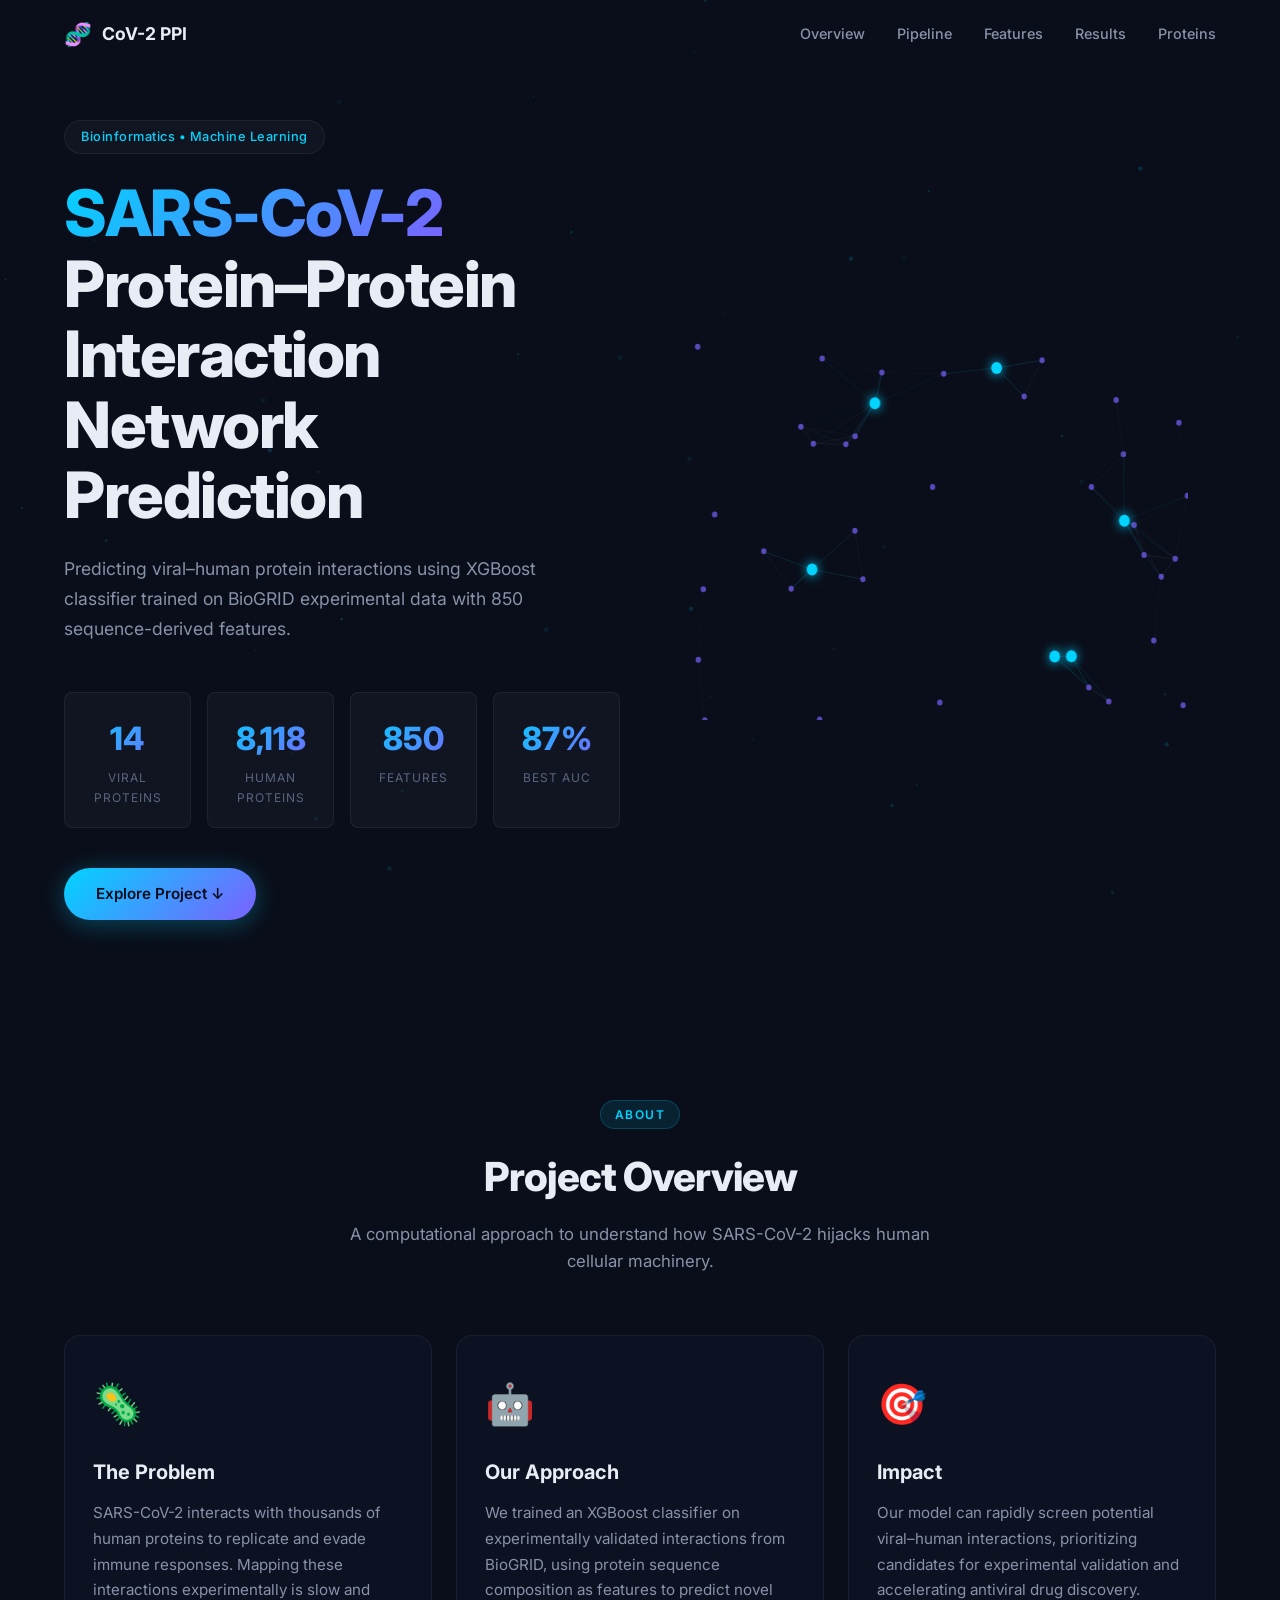
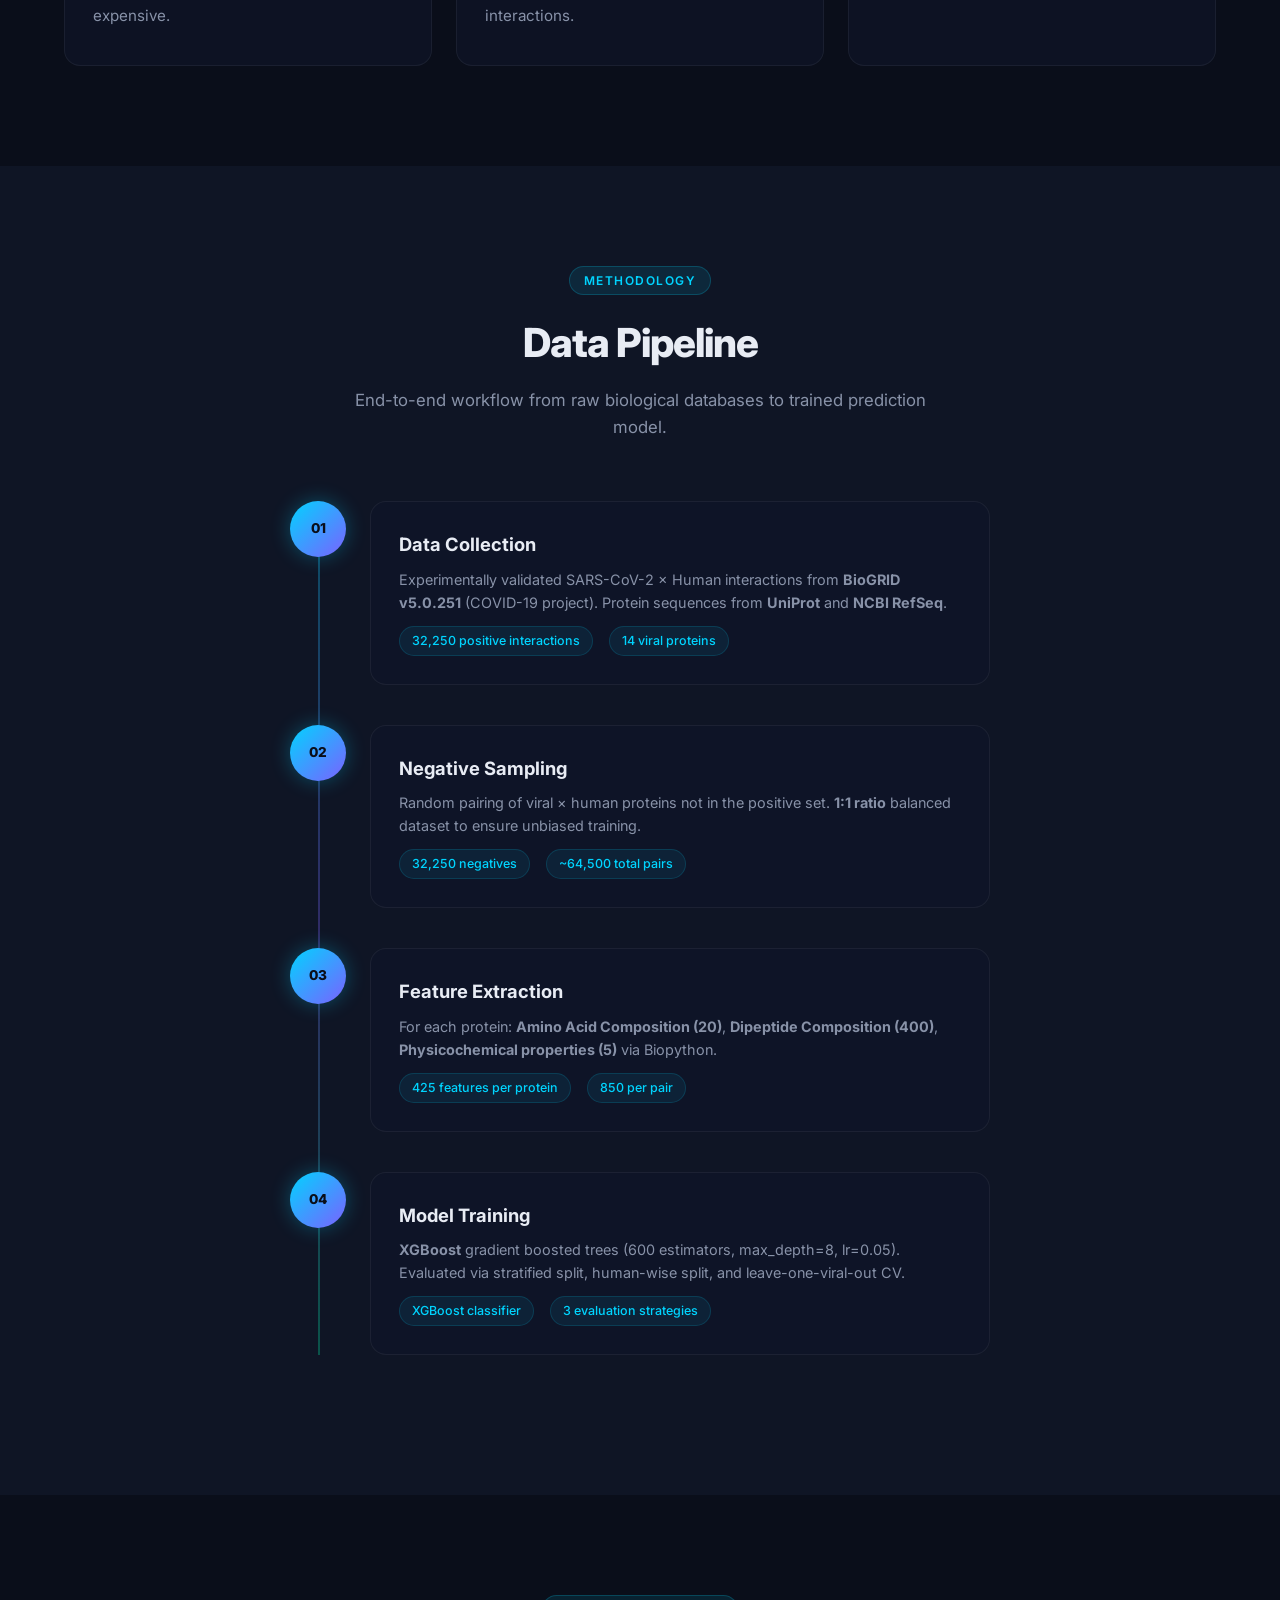
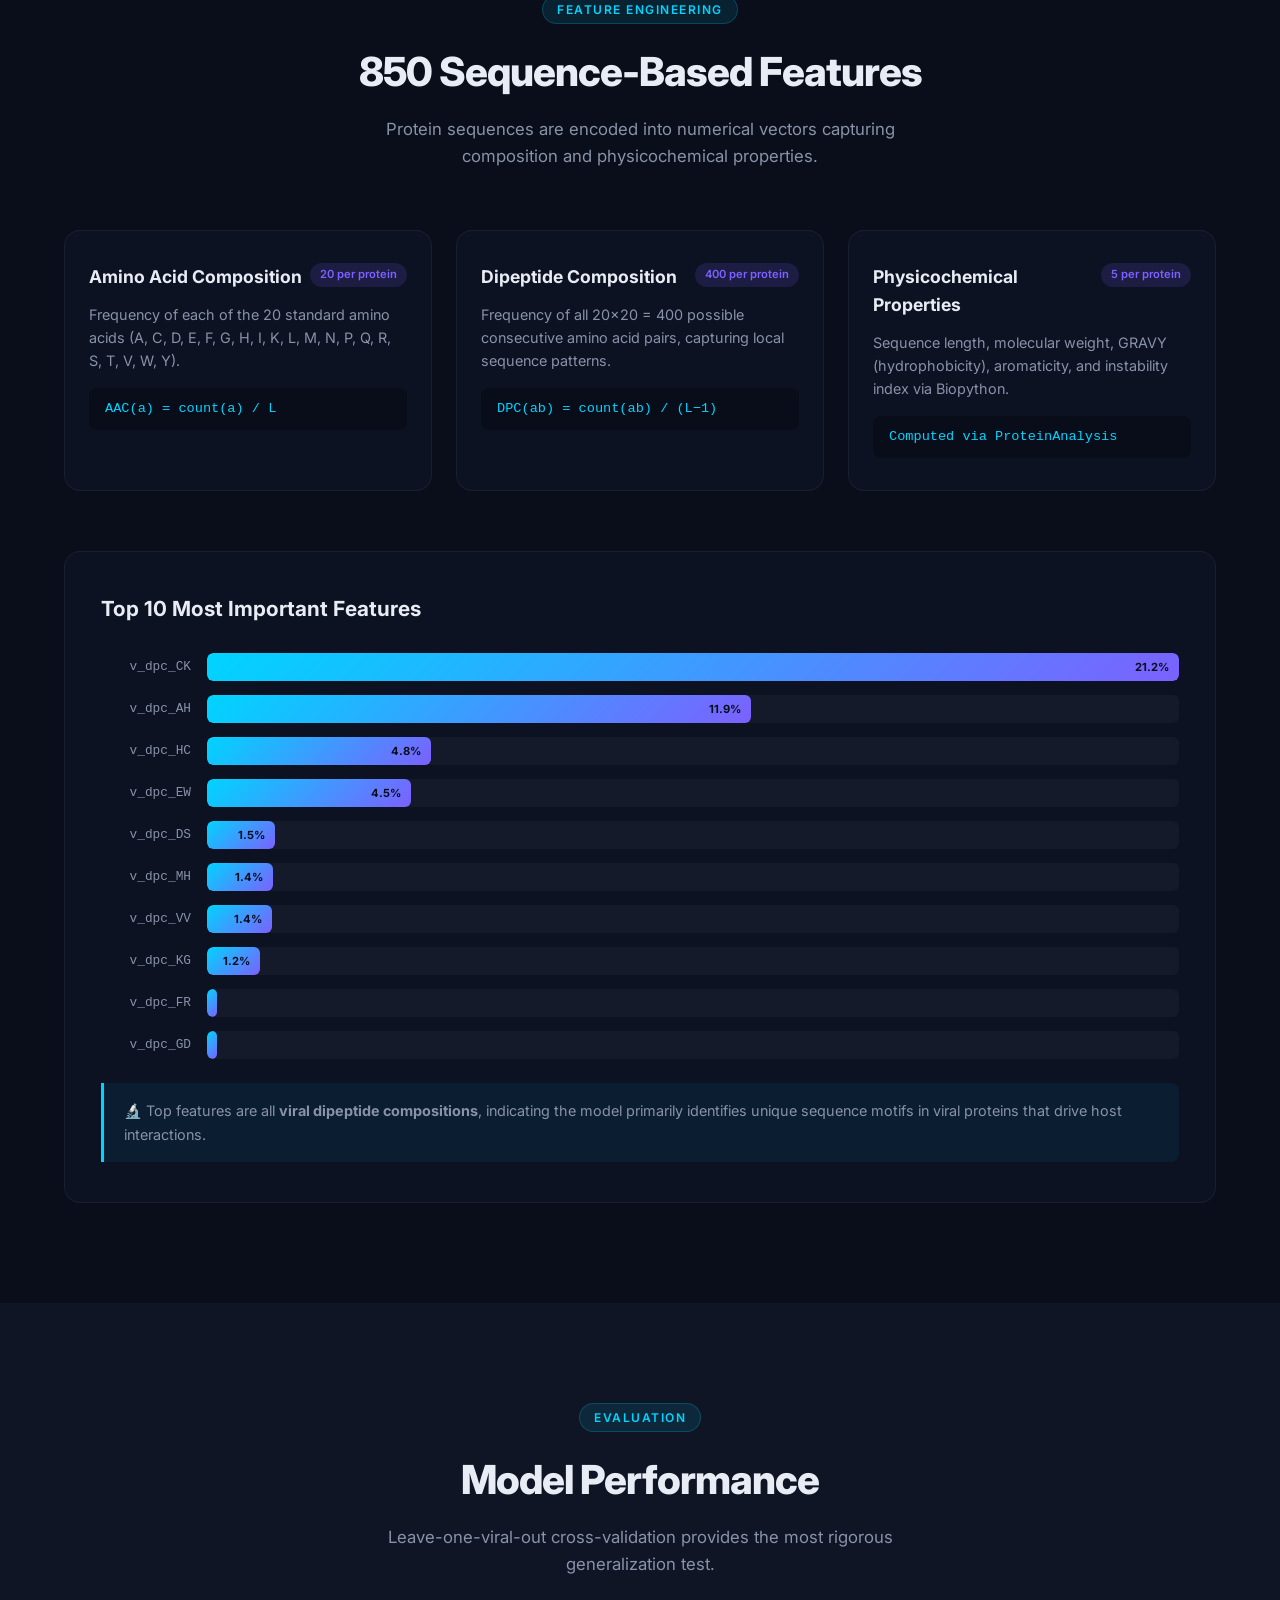
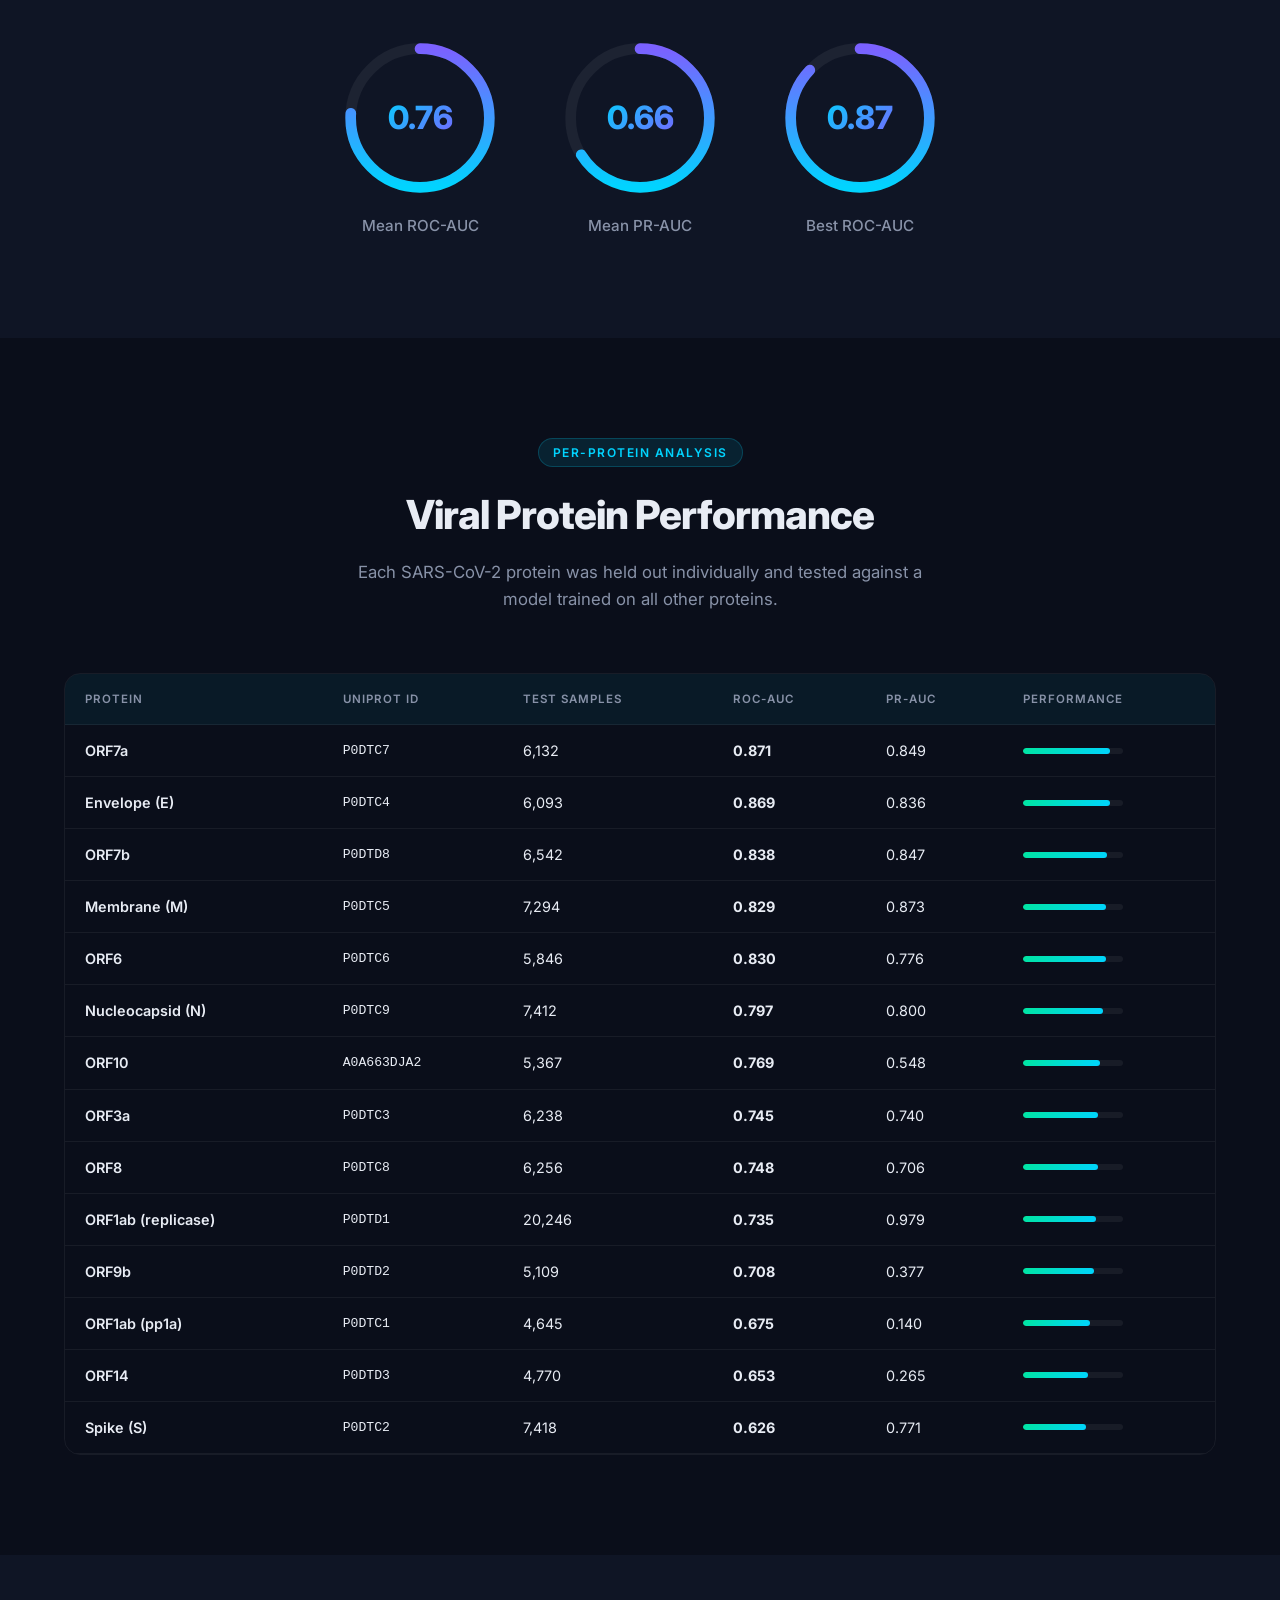
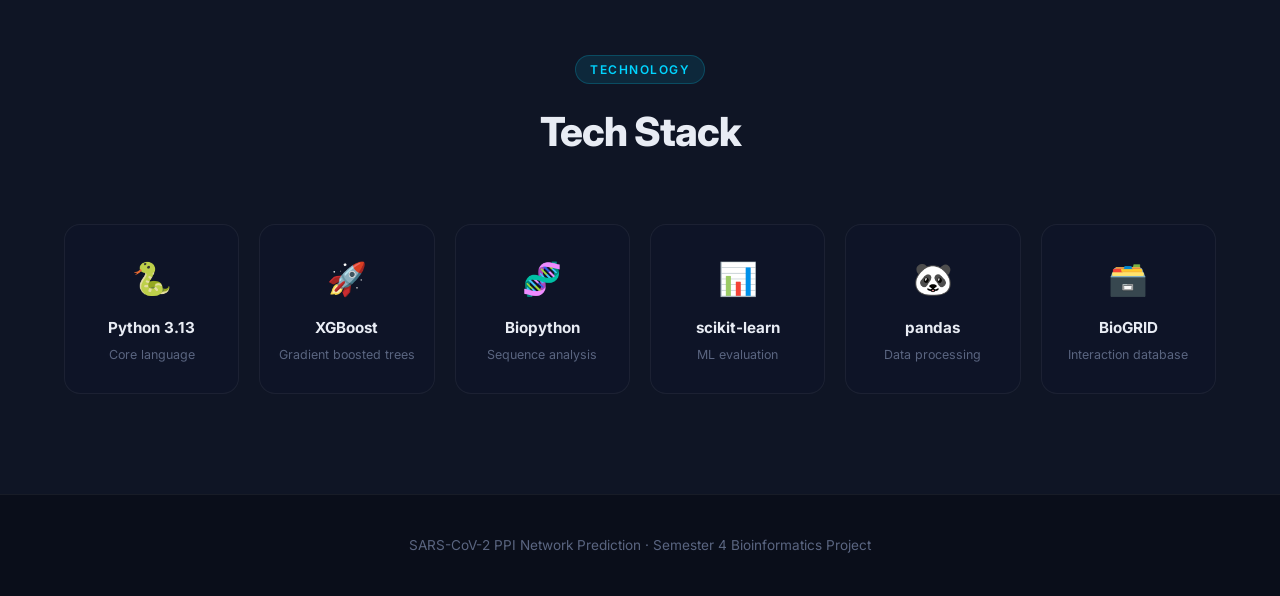
<file: website/index.html>
<!DOCTYPE html>
<html lang="en">
<head>
    <meta charset="UTF-8">
    <meta name="viewport" content="width=device-width, initial-scale=1.0">
    <title>SARS-CoV-2 PPI Network Prediction</title>
    <meta name="description" content="Machine learning prediction of SARS-CoV-2 protein-protein interactions with human host proteins using XGBoost and sequence-based features.">
    <link href="https://fonts.googleapis.com/css2?family=Inter:wght@300;400;500;600;700;800;900&display=swap" rel="stylesheet">
    <link rel="stylesheet" href="style.css">
</head>
<body>
    <!-- Animated Background -->
    <div class="bg-particles" id="particles"></div>

    <!-- Navigation -->
    <nav class="nav" id="nav">
        <div class="nav-container">
            <a href="#" class="nav-logo">
                <span class="logo-icon">🧬</span>
                <span>CoV-2 PPI</span>
            </a>
            <ul class="nav-links">
                <li><a href="#overview">Overview</a></li>
                <li><a href="#pipeline">Pipeline</a></li>
                <li><a href="#features">Features</a></li>
                <li><a href="#results">Results</a></li>
                <li><a href="#proteins">Proteins</a></li>
            </ul>
        </div>
    </nav>

    <!-- Hero Section -->
    <header class="hero" id="hero">
        <div class="hero-content">
            <div class="hero-badge">Bioinformatics • Machine Learning</div>
            <h1 class="hero-title">
                <span class="gradient-text">SARS-CoV-2</span>
                <br>Protein–Protein Interaction
                <br>Network Prediction
            </h1>
            <p class="hero-subtitle">
                Predicting viral–human protein interactions using XGBoost classifier 
                trained on BioGRID experimental data with 850 sequence-derived features.
            </p>
            <div class="hero-stats">
                <div class="stat-card">
                    <div class="stat-number" data-target="14">0</div>
                    <div class="stat-label">Viral Proteins</div>
                </div>
                <div class="stat-card">
                    <div class="stat-number" data-target="8118">0</div>
                    <div class="stat-label">Human Proteins</div>
                </div>
                <div class="stat-card">
                    <div class="stat-number" data-target="850">0</div>
                    <div class="stat-label">Features</div>
                </div>
                <div class="stat-card">
                    <div class="stat-number" data-target="87" data-suffix="%">0</div>
                    <div class="stat-label">Best AUC</div>
                </div>
            </div>
            <a href="#overview" class="hero-cta">Explore Project ↓</a>
        </div>
        <div class="hero-visual">
            <canvas id="networkCanvas"></canvas>
        </div>
    </header>

    <!-- Overview Section -->
    <section class="section" id="overview">
        <div class="container">
            <div class="section-header">
                <span class="section-tag">About</span>
                <h2>Project Overview</h2>
                <p class="section-desc">A computational approach to understand how SARS-CoV-2 hijacks human cellular machinery.</p>
            </div>
            <div class="overview-grid">
                <div class="overview-card">
                    <div class="card-icon">🦠</div>
                    <h3>The Problem</h3>
                    <p>SARS-CoV-2 interacts with thousands of human proteins to replicate and evade immune responses. Mapping these interactions experimentally is slow and expensive.</p>
                </div>
                <div class="overview-card">
                    <div class="card-icon">🤖</div>
                    <h3>Our Approach</h3>
                    <p>We trained an XGBoost classifier on experimentally validated interactions from BioGRID, using protein sequence composition as features to predict novel interactions.</p>
                </div>
                <div class="overview-card">
                    <div class="card-icon">🎯</div>
                    <h3>Impact</h3>
                    <p>Our model can rapidly screen potential viral–human interactions, prioritizing candidates for experimental validation and accelerating antiviral drug discovery.</p>
                </div>
            </div>
        </div>
    </section>

    <!-- Pipeline Section -->
    <section class="section section-dark" id="pipeline">
        <div class="container">
            <div class="section-header">
                <span class="section-tag">Methodology</span>
                <h2>Data Pipeline</h2>
                <p class="section-desc">End-to-end workflow from raw biological databases to trained prediction model.</p>
            </div>
            <div class="pipeline-container">
                <div class="pipeline-step" data-step="1">
                    <div class="step-number">01</div>
                    <div class="step-content">
                        <h3>Data Collection</h3>
                        <p>Experimentally validated SARS-CoV-2 × Human interactions from <strong>BioGRID v5.0.251</strong> (COVID-19 project). Protein sequences from <strong>UniProt</strong> and <strong>NCBI RefSeq</strong>.</p>
                        <div class="step-stats">
                            <span>32,250 positive interactions</span>
                            <span>14 viral proteins</span>
                        </div>
                    </div>
                </div>
                <div class="pipeline-step" data-step="2">
                    <div class="step-number">02</div>
                    <div class="step-content">
                        <h3>Negative Sampling</h3>
                        <p>Random pairing of viral × human proteins not in the positive set. <strong>1:1 ratio</strong> balanced dataset to ensure unbiased training.</p>
                        <div class="step-stats">
                            <span>32,250 negatives</span>
                            <span>~64,500 total pairs</span>
                        </div>
                    </div>
                </div>
                <div class="pipeline-step" data-step="3">
                    <div class="step-number">03</div>
                    <div class="step-content">
                        <h3>Feature Extraction</h3>
                        <p>For each protein: <strong>Amino Acid Composition (20)</strong>, <strong>Dipeptide Composition (400)</strong>, <strong>Physicochemical properties (5)</strong> via Biopython.</p>
                        <div class="step-stats">
                            <span>425 features per protein</span>
                            <span>850 per pair</span>
                        </div>
                    </div>
                </div>
                <div class="pipeline-step" data-step="4">
                    <div class="step-number">04</div>
                    <div class="step-content">
                        <h3>Model Training</h3>
                        <p><strong>XGBoost</strong> gradient boosted trees (600 estimators, max_depth=8, lr=0.05). Evaluated via stratified split, human-wise split, and leave-one-viral-out CV.</p>
                        <div class="step-stats">
                            <span>XGBoost classifier</span>
                            <span>3 evaluation strategies</span>
                        </div>
                    </div>
                </div>
            </div>
        </div>
    </section>

    <!-- Features Section -->
    <section class="section" id="features">
        <div class="container">
            <div class="section-header">
                <span class="section-tag">Feature Engineering</span>
                <h2>850 Sequence-Based Features</h2>
                <p class="section-desc">Protein sequences are encoded into numerical vectors capturing composition and physicochemical properties.</p>
            </div>
            <div class="features-grid">
                <div class="feature-block">
                    <div class="feature-header">
                        <h3>Amino Acid Composition</h3>
                        <span class="feature-count">20 per protein</span>
                    </div>
                    <p>Frequency of each of the 20 standard amino acids (A, C, D, E, F, G, H, I, K, L, M, N, P, Q, R, S, T, V, W, Y).</p>
                    <div class="feature-formula">AAC(a) = count(a) / L</div>
                </div>
                <div class="feature-block">
                    <div class="feature-header">
                        <h3>Dipeptide Composition</h3>
                        <span class="feature-count">400 per protein</span>
                    </div>
                    <p>Frequency of all 20×20 = 400 possible consecutive amino acid pairs, capturing local sequence patterns.</p>
                    <div class="feature-formula">DPC(ab) = count(ab) / (L−1)</div>
                </div>
                <div class="feature-block">
                    <div class="feature-header">
                        <h3>Physicochemical Properties</h3>
                        <span class="feature-count">5 per protein</span>
                    </div>
                    <p>Sequence length, molecular weight, GRAVY (hydrophobicity), aromaticity, and instability index via Biopython.</p>
                    <div class="feature-formula">Computed via ProteinAnalysis</div>
                </div>
            </div>
            <div class="feature-importance-section">
                <h3>Top 10 Most Important Features</h3>
                <div class="importance-chart" id="importanceChart">
                    <div class="bar-row">
                        <span class="bar-label">v_dpc_CK</span>
                        <div class="bar-track"><div class="bar-fill" style="--width: 100%" data-value="21.2%"></div></div>
                    </div>
                    <div class="bar-row">
                        <span class="bar-label">v_dpc_AH</span>
                        <div class="bar-track"><div class="bar-fill" style="--width: 56%" data-value="11.9%"></div></div>
                    </div>
                    <div class="bar-row">
                        <span class="bar-label">v_dpc_HC</span>
                        <div class="bar-track"><div class="bar-fill" style="--width: 23%" data-value="4.8%"></div></div>
                    </div>
                    <div class="bar-row">
                        <span class="bar-label">v_dpc_EW</span>
                        <div class="bar-track"><div class="bar-fill" style="--width: 21%" data-value="4.5%"></div></div>
                    </div>
                    <div class="bar-row">
                        <span class="bar-label">v_dpc_DS</span>
                        <div class="bar-track"><div class="bar-fill" style="--width: 7%" data-value="1.5%"></div></div>
                    </div>
                    <div class="bar-row">
                        <span class="bar-label">v_dpc_MH</span>
                        <div class="bar-track"><div class="bar-fill" style="--width: 6.8%" data-value="1.4%"></div></div>
                    </div>
                    <div class="bar-row">
                        <span class="bar-label">v_dpc_VV</span>
                        <div class="bar-track"><div class="bar-fill" style="--width: 6.7%" data-value="1.4%"></div></div>
                    </div>
                    <div class="bar-row">
                        <span class="bar-label">v_dpc_KG</span>
                        <div class="bar-track"><div class="bar-fill" style="--width: 5.5%" data-value="1.2%"></div></div>
                    </div>
                    <div class="bar-row">
                        <span class="bar-label">v_dpc_FR</span>
                        <div class="bar-track"><div class="bar-fill" style="--width: 4.1%" data-value="0.9%"></div></div>
                    </div>
                    <div class="bar-row">
                        <span class="bar-label">v_dpc_GD</span>
                        <div class="bar-track"><div class="bar-fill" style="--width: 3.1%" data-value="0.7%"></div></div>
                    </div>
                </div>
                <p class="importance-note">🔬 Top features are all <strong>viral dipeptide compositions</strong>, indicating the model primarily identifies unique sequence motifs in viral proteins that drive host interactions.</p>
            </div>
        </div>
    </section>

    <!-- Results Section -->
    <section class="section section-dark" id="results">
        <div class="container">
            <div class="section-header">
                <span class="section-tag">Evaluation</span>
                <h2>Model Performance</h2>
                <p class="section-desc">Leave-one-viral-out cross-validation provides the most rigorous generalization test.</p>
            </div>
            <div class="results-metrics">
                <div class="metric-card">
                    <div class="metric-ring" data-value="76">
                        <svg viewBox="0 0 120 120">
                            <circle cx="60" cy="60" r="52" class="ring-bg"/>
                            <circle cx="60" cy="60" r="52" class="ring-fill" style="--progress: 76"/>
                        </svg>
                        <div class="metric-value">0.76</div>
                    </div>
                    <div class="metric-label">Mean ROC-AUC</div>
                </div>
                <div class="metric-card">
                    <div class="metric-ring" data-value="66">
                        <svg viewBox="0 0 120 120">
                            <circle cx="60" cy="60" r="52" class="ring-bg"/>
                            <circle cx="60" cy="60" r="52" class="ring-fill" style="--progress: 66"/>
                        </svg>
                        <div class="metric-value">0.66</div>
                    </div>
                    <div class="metric-label">Mean PR-AUC</div>
                </div>
                <div class="metric-card">
                    <div class="metric-ring" data-value="87">
                        <svg viewBox="0 0 120 120">
                            <circle cx="60" cy="60" r="52" class="ring-bg"/>
                            <circle cx="60" cy="60" r="52" class="ring-fill" style="--progress: 87"/>
                        </svg>
                        <div class="metric-value">0.87</div>
                    </div>
                    <div class="metric-label">Best ROC-AUC</div>
                </div>
            </div>
        </div>
    </section>

    <!-- Viral Proteins Section -->
    <section class="section" id="proteins">
        <div class="container">
            <div class="section-header">
                <span class="section-tag">Per-Protein Analysis</span>
                <h2>Viral Protein Performance</h2>
                <p class="section-desc">Each SARS-CoV-2 protein was held out individually and tested against a model trained on all other proteins.</p>
            </div>
            <div class="protein-table-wrapper">
                <table class="protein-table">
                    <thead>
                        <tr>
                            <th>Protein</th>
                            <th>UniProt ID</th>
                            <th>Test Samples</th>
                            <th>ROC-AUC</th>
                            <th>PR-AUC</th>
                            <th>Performance</th>
                        </tr>
                    </thead>
                    <tbody>
                        <tr>
                            <td><span class="protein-name">ORF7a</span></td>
                            <td class="mono">P0DTC7</td>
                            <td>6,132</td>
                            <td class="auc-high">0.871</td>
                            <td>0.849</td>
                            <td><div class="perf-bar"><div class="perf-fill" style="width: 87%"></div></div></td>
                        </tr>
                        <tr>
                            <td><span class="protein-name">Envelope (E)</span></td>
                            <td class="mono">P0DTC4</td>
                            <td>6,093</td>
                            <td class="auc-high">0.869</td>
                            <td>0.836</td>
                            <td><div class="perf-bar"><div class="perf-fill" style="width: 87%"></div></div></td>
                        </tr>
                        <tr>
                            <td><span class="protein-name">ORF7b</span></td>
                            <td class="mono">P0DTD8</td>
                            <td>6,542</td>
                            <td class="auc-high">0.838</td>
                            <td>0.847</td>
                            <td><div class="perf-bar"><div class="perf-fill" style="width: 84%"></div></div></td>
                        </tr>
                        <tr>
                            <td><span class="protein-name">Membrane (M)</span></td>
                            <td class="mono">P0DTC5</td>
                            <td>7,294</td>
                            <td class="auc-high">0.829</td>
                            <td>0.873</td>
                            <td><div class="perf-bar"><div class="perf-fill" style="width: 83%"></div></div></td>
                        </tr>
                        <tr>
                            <td><span class="protein-name">ORF6</span></td>
                            <td class="mono">P0DTC6</td>
                            <td>5,846</td>
                            <td class="auc-high">0.830</td>
                            <td>0.776</td>
                            <td><div class="perf-bar"><div class="perf-fill" style="width: 83%"></div></div></td>
                        </tr>
                        <tr>
                            <td><span class="protein-name">Nucleocapsid (N)</span></td>
                            <td class="mono">P0DTC9</td>
                            <td>7,412</td>
                            <td class="auc-mid">0.797</td>
                            <td>0.800</td>
                            <td><div class="perf-bar"><div class="perf-fill" style="width: 80%"></div></div></td>
                        </tr>
                        <tr>
                            <td><span class="protein-name">ORF10</span></td>
                            <td class="mono">A0A663DJA2</td>
                            <td>5,367</td>
                            <td class="auc-mid">0.769</td>
                            <td>0.548</td>
                            <td><div class="perf-bar"><div class="perf-fill" style="width: 77%"></div></div></td>
                        </tr>
                        <tr>
                            <td><span class="protein-name">ORF3a</span></td>
                            <td class="mono">P0DTC3</td>
                            <td>6,238</td>
                            <td class="auc-mid">0.745</td>
                            <td>0.740</td>
                            <td><div class="perf-bar"><div class="perf-fill" style="width: 75%"></div></div></td>
                        </tr>
                        <tr>
                            <td><span class="protein-name">ORF8</span></td>
                            <td class="mono">P0DTC8</td>
                            <td>6,256</td>
                            <td class="auc-mid">0.748</td>
                            <td>0.706</td>
                            <td><div class="perf-bar"><div class="perf-fill" style="width: 75%"></div></div></td>
                        </tr>
                        <tr>
                            <td><span class="protein-name">ORF1ab (replicase)</span></td>
                            <td class="mono">P0DTD1</td>
                            <td>20,246</td>
                            <td class="auc-mid">0.735</td>
                            <td>0.979</td>
                            <td><div class="perf-bar"><div class="perf-fill" style="width: 73%"></div></div></td>
                        </tr>
                        <tr>
                            <td><span class="protein-name">ORF9b</span></td>
                            <td class="mono">P0DTD2</td>
                            <td>5,109</td>
                            <td class="auc-low">0.708</td>
                            <td>0.377</td>
                            <td><div class="perf-bar"><div class="perf-fill" style="width: 71%"></div></div></td>
                        </tr>
                        <tr>
                            <td><span class="protein-name">ORF1ab (pp1a)</span></td>
                            <td class="mono">P0DTC1</td>
                            <td>4,645</td>
                            <td class="auc-low">0.675</td>
                            <td>0.140</td>
                            <td><div class="perf-bar"><div class="perf-fill" style="width: 67%"></div></div></td>
                        </tr>
                        <tr>
                            <td><span class="protein-name">ORF14</span></td>
                            <td class="mono">P0DTD3</td>
                            <td>4,770</td>
                            <td class="auc-low">0.653</td>
                            <td>0.265</td>
                            <td><div class="perf-bar"><div class="perf-fill" style="width: 65%"></div></div></td>
                        </tr>
                        <tr>
                            <td><span class="protein-name">Spike (S)</span></td>
                            <td class="mono">P0DTC2</td>
                            <td>7,418</td>
                            <td class="auc-low">0.626</td>
                            <td>0.771</td>
                            <td><div class="perf-bar"><div class="perf-fill" style="width: 63%"></div></div></td>
                        </tr>
                    </tbody>
                </table>
            </div>
        </div>
    </section>

    <!-- Tech Stack -->
    <section class="section section-dark" id="tech">
        <div class="container">
            <div class="section-header">
                <span class="section-tag">Technology</span>
                <h2>Tech Stack</h2>
            </div>
            <div class="tech-grid">
                <div class="tech-card">
                    <div class="tech-icon">🐍</div>
                    <h4>Python 3.13</h4>
                    <p>Core language</p>
                </div>
                <div class="tech-card">
                    <div class="tech-icon">🚀</div>
                    <h4>XGBoost</h4>
                    <p>Gradient boosted trees</p>
                </div>
                <div class="tech-card">
                    <div class="tech-icon">🧬</div>
                    <h4>Biopython</h4>
                    <p>Sequence analysis</p>
                </div>
                <div class="tech-card">
                    <div class="tech-icon">📊</div>
                    <h4>scikit-learn</h4>
                    <p>ML evaluation</p>
                </div>
                <div class="tech-card">
                    <div class="tech-icon">🐼</div>
                    <h4>pandas</h4>
                    <p>Data processing</p>
                </div>
                <div class="tech-card">
                    <div class="tech-icon">🗃️</div>
                    <h4>BioGRID</h4>
                    <p>Interaction database</p>
                </div>
            </div>
        </div>
    </section>

    <!-- Footer -->
    <footer class="footer">
        <div class="container">
            <p>SARS-CoV-2 PPI Network Prediction · Semester 4 Bioinformatics Project</p>
        </div>
    </footer>

    <script src="script.js"></script>
</body>
</html>
</file>
<file: website/style.css>
/* ===========================
   RESET & BASE
   =========================== */
*, *::before, *::after {
    margin: 0;
    padding: 0;
    box-sizing: border-box;
}

:root {
    --bg-primary: #0a0e1a;
    --bg-secondary: #0f1525;
    --bg-card: rgba(15, 21, 40, 0.7);
    --bg-card-hover: rgba(20, 30, 60, 0.9);
    --text-primary: #e8ecf4;
    --text-secondary: #8892a8;
    --text-muted: #5a6580;
    --accent: #00d4ff;
    --accent-secondary: #7b61ff;
    --accent-green: #00e5a0;
    --accent-red: #ff4d6a;
    --accent-amber: #ffb844;
    --gradient-1: linear-gradient(135deg, #00d4ff, #7b61ff);
    --gradient-2: linear-gradient(135deg, #7b61ff, #ff4d6a);
    --gradient-3: linear-gradient(135deg, #00e5a0, #00d4ff);
    --border: rgba(255, 255, 255, 0.06);
    --glass: rgba(255, 255, 255, 0.03);
    --shadow: 0 8px 32px rgba(0, 0, 0, 0.3);
    --radius: 16px;
    --radius-sm: 8px;
}

html {
    scroll-behavior: smooth;
    font-size: 16px;
}

body {
    font-family: 'Inter', -apple-system, BlinkMacSystemFont, sans-serif;
    background: var(--bg-primary);
    color: var(--text-primary);
    line-height: 1.6;
    overflow-x: hidden;
}

.container {
    max-width: 1200px;
    margin: 0 auto;
    padding: 0 24px;
}

/* ===========================
   PARTICLES BG
   =========================== */
.bg-particles {
    position: fixed;
    top: 0;
    left: 0;
    width: 100%;
    height: 100%;
    pointer-events: none;
    z-index: 0;
    opacity: 0.3;
}

/* ===========================
   NAV
   =========================== */
.nav {
    position: fixed;
    top: 0;
    left: 0;
    right: 0;
    z-index: 100;
    padding: 16px 0;
    transition: all 0.3s ease;
    backdrop-filter: blur(0px);
}

.nav.scrolled {
    background: rgba(10, 14, 26, 0.85);
    backdrop-filter: blur(20px);
    border-bottom: 1px solid var(--border);
}

.nav-container {
    max-width: 1200px;
    margin: 0 auto;
    padding: 0 24px;
    display: flex;
    align-items: center;
    justify-content: space-between;
}

.nav-logo {
    display: flex;
    align-items: center;
    gap: 10px;
    text-decoration: none;
    color: var(--text-primary);
    font-weight: 700;
    font-size: 1.1rem;
}

.logo-icon {
    font-size: 1.4rem;
}

.nav-links {
    list-style: none;
    display: flex;
    gap: 32px;
}

.nav-links a {
    text-decoration: none;
    color: var(--text-secondary);
    font-size: 0.9rem;
    font-weight: 500;
    transition: color 0.2s;
}

.nav-links a:hover {
    color: var(--accent);
}

/* ===========================
   HERO
   =========================== */
.hero {
    min-height: 100vh;
    display: flex;
    align-items: center;
    position: relative;
    padding: 120px 24px 80px;
    max-width: 1200px;
    margin: 0 auto;
    gap: 40px;
}

.hero-content {
    flex: 1;
    position: relative;
    z-index: 1;
}

.hero-badge {
    display: inline-block;
    padding: 6px 16px;
    background: var(--glass);
    border: 1px solid var(--border);
    border-radius: 100px;
    font-size: 0.8rem;
    color: var(--accent);
    font-weight: 500;
    letter-spacing: 0.5px;
    margin-bottom: 24px;
}

.hero-title {
    font-size: clamp(2.5rem, 5vw, 4rem);
    font-weight: 800;
    line-height: 1.1;
    letter-spacing: -1.5px;
    margin-bottom: 24px;
}

.gradient-text {
    background: var(--gradient-1);
    -webkit-background-clip: text;
    -webkit-text-fill-color: transparent;
    background-clip: text;
}

.hero-subtitle {
    font-size: 1.1rem;
    color: var(--text-secondary);
    max-width: 520px;
    line-height: 1.7;
    margin-bottom: 48px;
}

.hero-stats {
    display: grid;
    grid-template-columns: repeat(4, 1fr);
    gap: 16px;
    margin-bottom: 40px;
}

.stat-card {
    background: var(--glass);
    border: 1px solid var(--border);
    border-radius: var(--radius-sm);
    padding: 20px 16px;
    text-align: center;
    transition: all 0.3s ease;
}

.stat-card:hover {
    border-color: rgba(0, 212, 255, 0.3);
    background: rgba(0, 212, 255, 0.05);
    transform: translateY(-2px);
}

.stat-number {
    font-size: 2rem;
    font-weight: 800;
    background: var(--gradient-1);
    -webkit-background-clip: text;
    -webkit-text-fill-color: transparent;
    background-clip: text;
}

.stat-label {
    font-size: 0.75rem;
    color: var(--text-muted);
    text-transform: uppercase;
    letter-spacing: 1px;
    margin-top: 4px;
}

.hero-cta {
    display: inline-block;
    padding: 14px 32px;
    background: var(--gradient-1);
    color: #0a0e1a;
    text-decoration: none;
    border-radius: 100px;
    font-weight: 600;
    font-size: 0.95rem;
    transition: all 0.3s ease;
    box-shadow: 0 4px 24px rgba(0, 212, 255, 0.3);
}

.hero-cta:hover {
    transform: translateY(-2px);
    box-shadow: 0 8px 32px rgba(0, 212, 255, 0.5);
}

.hero-visual {
    flex: 1;
    display: flex;
    justify-content: center;
    align-items: center;
    position: relative;
}

#networkCanvas {
    width: 100%;
    max-width: 500px;
    height: 400px;
    border-radius: var(--radius);
}

/* ===========================
   SECTIONS
   =========================== */
.section {
    padding: 100px 0;
    position: relative;
    z-index: 1;
}

.section-dark {
    background: var(--bg-secondary);
}

.section-header {
    text-align: center;
    margin-bottom: 60px;
}

.section-tag {
    display: inline-block;
    padding: 4px 14px;
    background: rgba(0, 212, 255, 0.1);
    border: 1px solid rgba(0, 212, 255, 0.2);
    border-radius: 100px;
    font-size: 0.75rem;
    color: var(--accent);
    text-transform: uppercase;
    letter-spacing: 1.5px;
    font-weight: 600;
    margin-bottom: 16px;
}

.section-header h2 {
    font-size: 2.5rem;
    font-weight: 800;
    letter-spacing: -1px;
    margin-bottom: 12px;
}

.section-desc {
    color: var(--text-secondary);
    font-size: 1.05rem;
    max-width: 600px;
    margin: 0 auto;
}

/* ===========================
   OVERVIEW CARDS
   =========================== */
.overview-grid {
    display: grid;
    grid-template-columns: repeat(3, 1fr);
    gap: 24px;
}

.overview-card {
    background: var(--bg-card);
    border: 1px solid var(--border);
    border-radius: var(--radius);
    padding: 36px 28px;
    transition: all 0.3s ease;
}

.overview-card:hover {
    border-color: rgba(0, 212, 255, 0.2);
    transform: translateY(-4px);
    box-shadow: var(--shadow);
}

.card-icon {
    font-size: 2.5rem;
    margin-bottom: 20px;
}

.overview-card h3 {
    font-size: 1.25rem;
    font-weight: 700;
    margin-bottom: 12px;
}

.overview-card p {
    color: var(--text-secondary);
    font-size: 0.95rem;
    line-height: 1.7;
}

/* ===========================
   PIPELINE
   =========================== */
.pipeline-container {
    position: relative;
    max-width: 700px;
    margin: 0 auto;
}

.pipeline-container::before {
    content: '';
    position: absolute;
    left: 28px;
    top: 0;
    bottom: 0;
    width: 2px;
    background: linear-gradient(180deg, var(--accent), var(--accent-secondary), var(--accent-green));
    opacity: 0.3;
}

.pipeline-step {
    display: flex;
    gap: 24px;
    margin-bottom: 40px;
    position: relative;
    opacity: 0;
    transform: translateX(-20px);
    animation: slideIn 0.6s ease forwards;
}

.pipeline-step:nth-child(1) { animation-delay: 0.1s; }
.pipeline-step:nth-child(2) { animation-delay: 0.3s; }
.pipeline-step:nth-child(3) { animation-delay: 0.5s; }
.pipeline-step:nth-child(4) { animation-delay: 0.7s; }

@keyframes slideIn {
    to {
        opacity: 1;
        transform: translateX(0);
    }
}

.step-number {
    width: 56px;
    height: 56px;
    border-radius: 50%;
    background: var(--gradient-1);
    display: flex;
    align-items: center;
    justify-content: center;
    font-size: 0.85rem;
    font-weight: 800;
    color: var(--bg-primary);
    flex-shrink: 0;
    position: relative;
    z-index: 1;
    box-shadow: 0 0 20px rgba(0, 212, 255, 0.3);
}

.step-content {
    background: var(--bg-card);
    border: 1px solid var(--border);
    border-radius: var(--radius);
    padding: 28px;
    flex: 1;
    transition: all 0.3s ease;
}

.step-content:hover {
    border-color: rgba(0, 212, 255, 0.2);
    background: var(--bg-card-hover);
}

.step-content h3 {
    font-size: 1.15rem;
    font-weight: 700;
    margin-bottom: 8px;
}

.step-content p {
    color: var(--text-secondary);
    font-size: 0.9rem;
    line-height: 1.6;
    margin-bottom: 12px;
}

.step-stats {
    display: flex;
    gap: 16px;
    flex-wrap: wrap;
}

.step-stats span {
    padding: 4px 12px;
    background: rgba(0, 212, 255, 0.08);
    border: 1px solid rgba(0, 212, 255, 0.15);
    border-radius: 100px;
    font-size: 0.78rem;
    color: var(--accent);
    font-weight: 500;
}

/* ===========================
   FEATURES
   =========================== */
.features-grid {
    display: grid;
    grid-template-columns: repeat(3, 1fr);
    gap: 24px;
    margin-bottom: 60px;
}

.feature-block {
    background: var(--bg-card);
    border: 1px solid var(--border);
    border-radius: var(--radius);
    padding: 32px 24px;
    transition: all 0.3s ease;
}

.feature-block:hover {
    border-color: rgba(123, 97, 255, 0.3);
    transform: translateY(-3px);
}

.feature-header {
    display: flex;
    justify-content: space-between;
    align-items: flex-start;
    margin-bottom: 12px;
}

.feature-header h3 {
    font-size: 1.1rem;
    font-weight: 700;
}

.feature-count {
    padding: 3px 10px;
    background: rgba(123, 97, 255, 0.15);
    border-radius: 100px;
    font-size: 0.7rem;
    color: var(--accent-secondary);
    font-weight: 600;
    white-space: nowrap;
}

.feature-block p {
    color: var(--text-secondary);
    font-size: 0.9rem;
    line-height: 1.6;
    margin-bottom: 16px;
}

.feature-formula {
    padding: 10px 16px;
    background: rgba(0, 0, 0, 0.3);
    border-radius: var(--radius-sm);
    font-family: 'Courier New', monospace;
    font-size: 0.85rem;
    color: var(--accent);
}

/* Feature Importance Bars */
.feature-importance-section {
    background: var(--bg-card);
    border: 1px solid var(--border);
    border-radius: var(--radius);
    padding: 40px 36px;
}

.feature-importance-section h3 {
    font-size: 1.3rem;
    font-weight: 700;
    margin-bottom: 28px;
}

.bar-row {
    display: flex;
    align-items: center;
    gap: 16px;
    margin-bottom: 14px;
}

.bar-label {
    font-family: 'Courier New', monospace;
    font-size: 0.8rem;
    color: var(--text-secondary);
    width: 90px;
    text-align: right;
    flex-shrink: 0;
}

.bar-track {
    flex: 1;
    height: 28px;
    background: rgba(255, 255, 255, 0.03);
    border-radius: 6px;
    overflow: hidden;
    position: relative;
}

.bar-fill {
    height: 100%;
    width: 0;
    background: var(--gradient-1);
    border-radius: 6px;
    transition: width 1.5s cubic-bezier(0.25, 0.46, 0.45, 0.94);
    display: flex;
    align-items: center;
    justify-content: flex-end;
    padding-right: 10px;
}

.bar-fill.animated {
    width: var(--width);
}

.bar-fill::after {
    content: attr(data-value);
    font-size: 0.7rem;
    font-weight: 700;
    color: var(--bg-primary);
    white-space: nowrap;
}

.importance-note {
    margin-top: 24px;
    padding: 16px 20px;
    background: rgba(0, 212, 255, 0.06);
    border-left: 3px solid var(--accent);
    border-radius: 0 var(--radius-sm) var(--radius-sm) 0;
    color: var(--text-secondary);
    font-size: 0.9rem;
    line-height: 1.6;
}

/* ===========================
   RESULTS (METRIC RINGS)
   =========================== */
.results-metrics {
    display: flex;
    justify-content: center;
    gap: 60px;
    flex-wrap: wrap;
}

.metric-card {
    text-align: center;
}

.metric-ring {
    width: 160px;
    height: 160px;
    position: relative;
    margin: 0 auto 16px;
}

.metric-ring svg {
    width: 100%;
    height: 100%;
    transform: rotate(-90deg);
}

.ring-bg {
    fill: none;
    stroke: rgba(255, 255, 255, 0.06);
    stroke-width: 8;
}

.ring-fill {
    fill: none;
    stroke: url(#ringGradient);
    stroke-width: 8;
    stroke-linecap: round;
    stroke-dasharray: 326.7;
    stroke-dashoffset: calc(326.7 - (326.7 * var(--progress) / 100));
    transition: stroke-dashoffset 2s cubic-bezier(0.25, 0.46, 0.45, 0.94);
}

.metric-value {
    position: absolute;
    top: 50%;
    left: 50%;
    transform: translate(-50%, -50%);
    font-size: 2rem;
    font-weight: 800;
    background: var(--gradient-1);
    -webkit-background-clip: text;
    -webkit-text-fill-color: transparent;
    background-clip: text;
}

.metric-label {
    font-size: 0.95rem;
    color: var(--text-secondary);
    font-weight: 500;
}

/* ===========================
   PROTEIN TABLE
   =========================== */
.protein-table-wrapper {
    overflow-x: auto;
    border-radius: var(--radius);
    border: 1px solid var(--border);
}

.protein-table {
    width: 100%;
    border-collapse: collapse;
    font-size: 0.9rem;
}

.protein-table thead {
    background: rgba(0, 212, 255, 0.06);
}

.protein-table th {
    padding: 16px 20px;
    text-align: left;
    font-weight: 600;
    color: var(--text-secondary);
    text-transform: uppercase;
    font-size: 0.72rem;
    letter-spacing: 1px;
    border-bottom: 1px solid var(--border);
}

.protein-table td {
    padding: 14px 20px;
    border-bottom: 1px solid var(--border);
    color: var(--text-primary);
}

.protein-table tbody tr {
    transition: background 0.2s;
}

.protein-table tbody tr:hover {
    background: rgba(0, 212, 255, 0.03);
}

.protein-name {
    font-weight: 600;
}

.mono {
    font-family: 'Courier New', monospace;
    font-size: 0.82rem;
    color: var(--text-secondary);
}

.auc-high { color: var(--accent-green); font-weight: 700; }
.auc-mid { color: var(--accent-amber); font-weight: 700; }
.auc-low { color: var(--accent-red); font-weight: 700; }

.perf-bar {
    width: 100px;
    height: 6px;
    background: rgba(255, 255, 255, 0.06);
    border-radius: 3px;
    overflow: hidden;
}

.perf-fill {
    height: 100%;
    background: var(--gradient-3);
    border-radius: 3px;
    transition: width 1s ease;
}

/* ===========================
   TECH GRID
   =========================== */
.tech-grid {
    display: grid;
    grid-template-columns: repeat(6, 1fr);
    gap: 20px;
}

.tech-card {
    background: var(--bg-card);
    border: 1px solid var(--border);
    border-radius: var(--radius);
    padding: 28px 16px;
    text-align: center;
    transition: all 0.3s ease;
}

.tech-card:hover {
    border-color: rgba(0, 212, 255, 0.2);
    transform: translateY(-4px);
}

.tech-icon {
    font-size: 2rem;
    margin-bottom: 12px;
}

.tech-card h4 {
    font-size: 0.95rem;
    font-weight: 700;
    margin-bottom: 4px;
}

.tech-card p {
    color: var(--text-muted);
    font-size: 0.78rem;
}

/* ===========================
   FOOTER
   =========================== */
.footer {
    padding: 40px 0;
    text-align: center;
    border-top: 1px solid var(--border);
    position: relative;
    z-index: 1;
}

.footer p {
    color: var(--text-muted);
    font-size: 0.85rem;
}

/* ===========================
   RESPONSIVE
   =========================== */
@media (max-width: 768px) {
    .hero {
        flex-direction: column;
        padding-top: 100px;
    }
    .hero-stats { grid-template-columns: repeat(2, 1fr); }
    .overview-grid { grid-template-columns: 1fr; }
    .features-grid { grid-template-columns: 1fr; }
    .tech-grid { grid-template-columns: repeat(3, 1fr); }
    .nav-links { display: none; }
    .results-metrics { gap: 30px; }
    .hero-visual { display: none; }
    .section-header h2 { font-size: 2rem; }
}
</file>
